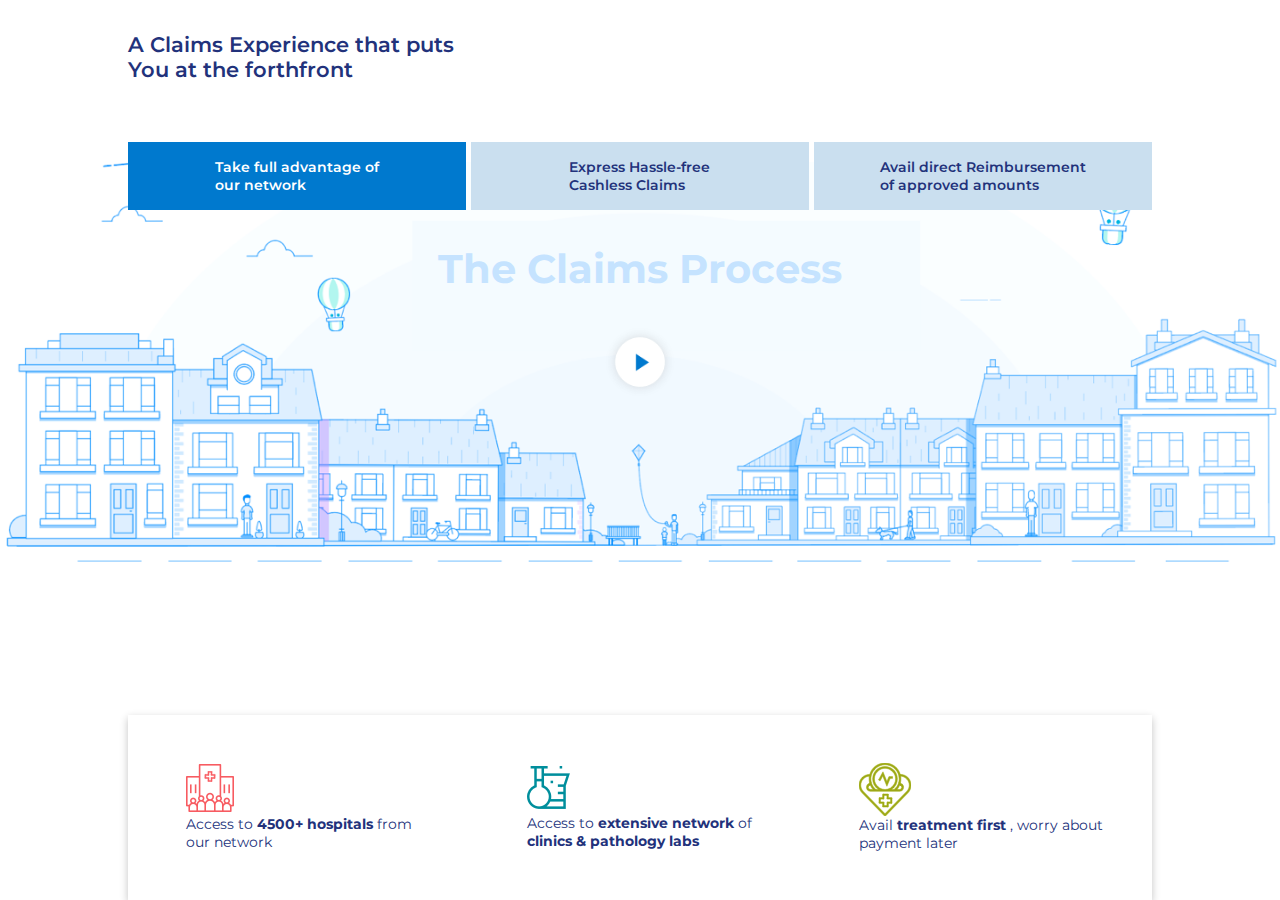
<file: assignment 3/index.html>
<!DOCTYPE html>
<html lang="en">
<head>
    <!-- meta tags -->
    <meta charset="UTF-8">
    <meta name="viewport" content="width=device-width, initial-scale=1.0">

    <title>Task - 3</title>

    <!-- Font family link  -->
    <link rel="stylesheet" href="./fontFamily.css">

    <!-- Styling Link  -->
    <link rel="stylesheet" href="./index.css">

</head>
<body>
    <!-- sticky content -->
    <header class="header-container">
        <p>A Claims Experience that puts<br/>
        You at the forthfront</p>
    </header>

    <!-- relative block -->
    <main>
        <!-- background image -->
        <img src="./img/center-img.png" alt="background img" width="100%">

        <!-- grid section 1 & absolute content -->
        <section class="main-container-1">
            <div>
                <p>Take full advantage of<br/>our network</p>
            </div>
            <div>
                <p>Express Hassle-free<br/>Cashless Claims</p>
            </div>
            <div>
                <p>Avail direct Reimbursement<br/>of approved amounts</p>
            </div>
        </section>

        <!-- center text & absolute content -->
        <section class="bold-txt">
            <h1>The Claims Process</h1>
        </section>

        <!-- play button image & absolute content -->
        <section class="center">
            <img src="./img/play-img.png" alt="play img">
        </section>

        <!-- grid section 2 -->
        <section class="main-container-2">
            <!-- fixed container -->
            <div class="div-container">
                <div>
                    <img src="./img/img-1.png" alt="hospitals">
                    <p>Access to <span>4500+ hospitals </span>from<br/>our network</p>
                </div>
                <div>
                    <img src="./img/img-2.png" alt="labs">
                    <p>Access to <span>extensive network </span>of<br/><span>clinics & pathology labs </span></p>
                </div>
                <div>
                    <img src="./img/img-3.png" alt="treatment">
                    <p>Avail <span>treatment first </span>, worry about<br/>payment later</p>
                </div>
            </div>
        </section>
    </main>
</body>
</html>
</file>
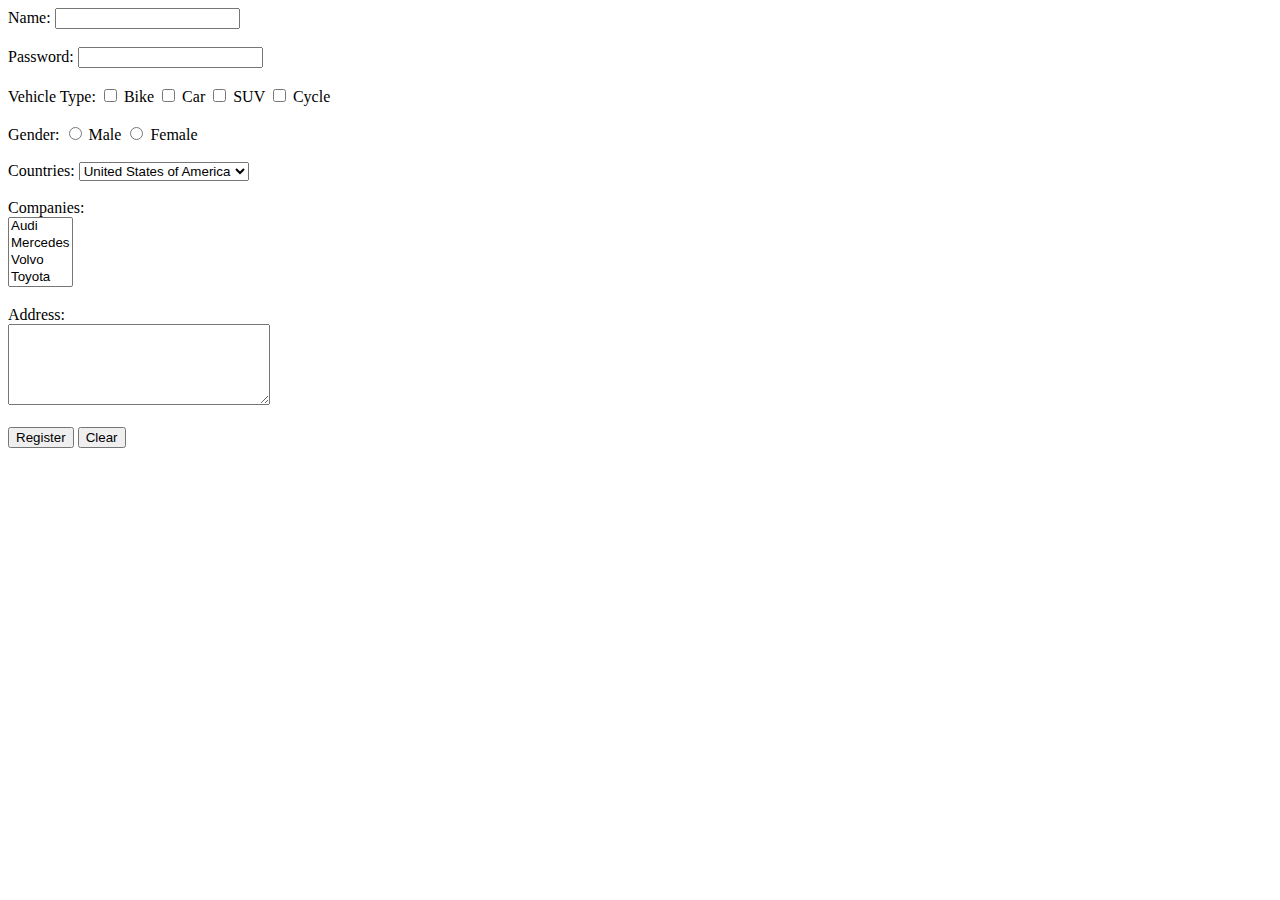
<file: assignment 1/form.html>
<!DOCTYPE html>
<html lang="en">
<head>
    <title>Form</title>
</head>
<body>
    <form action="#" target="_blank">
        <label for="name">Name: </label>
        <input type="text" id="name"><br><br>

        <label for="password">Password: </label>
        <input type="password" id="password"><br><br>

        <label for="v-type">Vehicle Type: </label>
        <input type="checkbox" id="v-type"> Bike
        <input type="checkbox" id="v-type"> Car
        <input type="checkbox" id="v-type"> SUV
        <input type="checkbox" id="v-type"> Cycle<br><br>

        <label for="gender">Gender: </label>
        <input type="radio" id="gender" name="gender"> Male
        <input type="radio" id="gender" name="gender"> Female<br><br>

        <label for="countries">Countries: </label>
        <select>
        <option value="1">United States of America</option>
        <option value="2">India</option>
        </select><br><br>

        <label for="companies">Companies: </label><br>
        <select multiple id="companies">
            <option value="1">Audi</option>
            <option value="2">Mercedes</option>
            <option value="3">Volvo</option>
            <option value="4">Toyota</option>
        </select><br><br>

        <label for="address">Address: </label><br>
        <textarea id="address" cols="30" rows="5"></textarea><br><br>
        
        <button type="submit">Register</button>
        <button type="reset">Clear</button>
    </form>
</body>
</html>
</file>
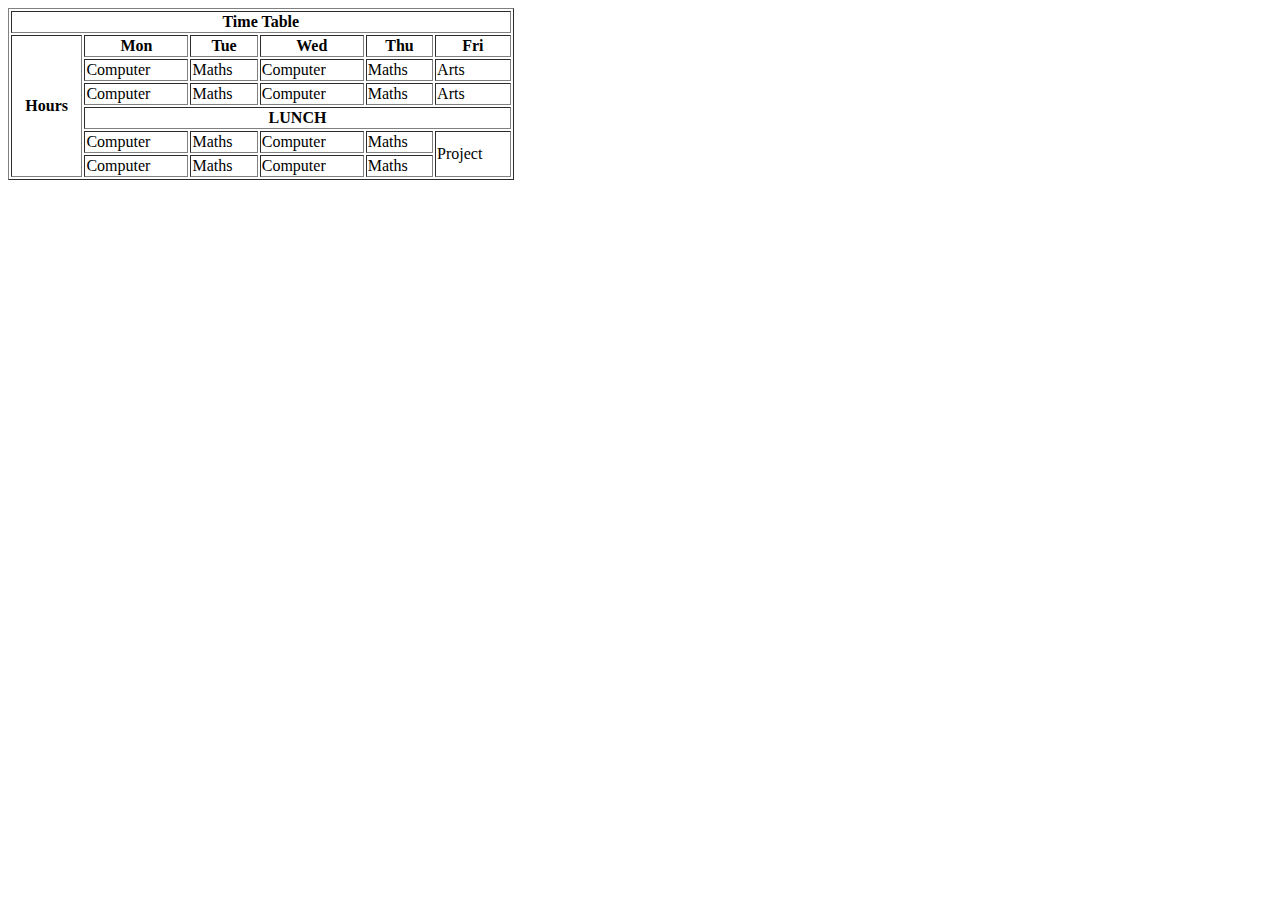
<file: assignment 1/table.html>
<!DOCTYPE html>
<html lang="en">
<head>
    <title>Table</title>
</head>
<body>
    <table border="1" width="40%">
        <thead>
            <tr>
                <th colspan="9">Time Table</th>
            </tr>
        </thead>
        <tbody>
            <tr>
                <th rowspan="6">Hours</th>
                <th>Mon</th>
                <th>Tue</th>
                <th>Wed</th>
                <th>Thu</th>
                <th>Fri</th>
            </tr>
            <tr>
                <td>Computer</td>
                <td>Maths</td>
                <td>Computer</td>
                <td>Maths</td>
                <td>Arts</td>
            </tr>
            <tr>
                <td>Computer</td>
                <td>Maths</td>
                <td>Computer</td>
                <td>Maths</td>
                <td>Arts</td>
            </tr>
            <tr>
                <th colspan="5">LUNCH</th>
            </tr>
            <tr>
                <td>Computer</td>
                <td>Maths</td>
                <td>Computer</td>
                <td>Maths</td>
                <td rowspan="2">Project</td>
            </tr>
            <tr>
                <td>Computer</td>
                <td>Maths</td>
                <td>Computer</td>
                <td>Maths</td>
            </tr>
        </tbody>
    </table>
</body>
</html>
</file>
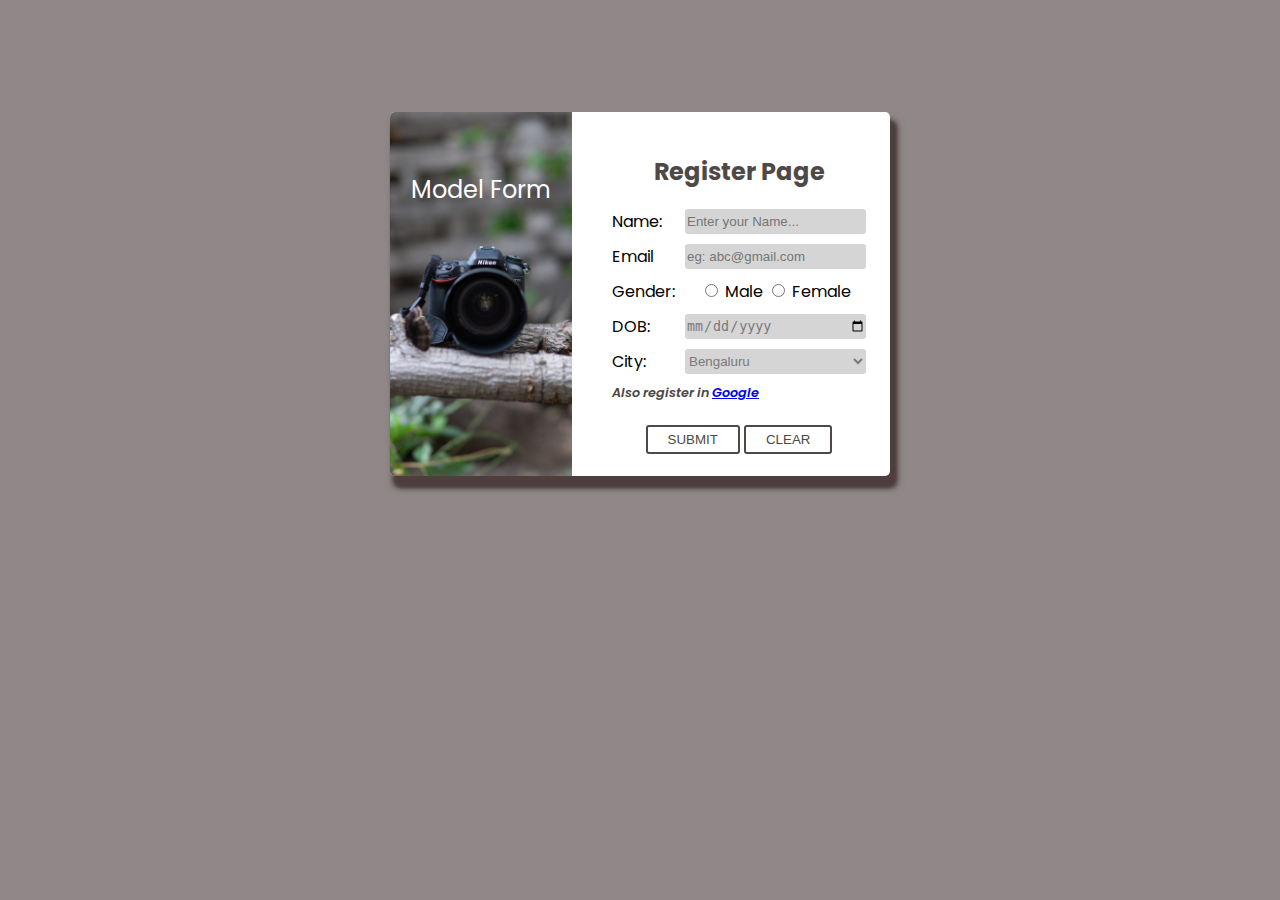
<file: assignment 2/tabindex.html>
<!DOCTYPE html>
<html lang="en">
<head>
    <!-- Meta tags -->
    <meta charset="UTF-8" />
    <meta name="author" content="ajay" />
    <meta name="viewport" content="width=device-width, initial-scale=1.0" />

    <title>Document</title>

    <!-- Font family cdn -->
    <link rel="preconnect" href="https://fonts.googleapis.com" />
    <link rel="preconnect" href="https://fonts.gstatic.com" crossorigin />
    <link href="https://fonts.googleapis.com/css2?family=Nunito+Sans:ital,wght@0,200;1,200;1,300&family=Poppins&display=swap" rel="stylesheet" />

    <!-- Css link -->
    <link rel="stylesheet" href="./tabindex.css" />
</head>
<body>
    <center>
        <!-- parnet container  -->
        <div class="container">
            <!-- sub container 1 -->
            <div class="sub-container1">
                <p>Model Form</p>
            </div>
            <!-- sub container 2 -->
            <div class="sub-container2">
                <h2>Register Page</h2>

                <!-- FORM -->

                <form action="#" target="_blank">
                    <!-- Form container  -->
                    <div class="input-container">
                        <!-- Text input  -->
                        <label for="name">Name:</label>
                        <input type="text" id="name" name="name" placeholder="Enter your Name..." autofocus />
                        <!-- Email input  -->
                        <label for="email">Email</label>
                        <input type="email" id="email" name="email" placeholder="eg: abc@gmail.com" tabindex="1" />
                        <!-- Radio input  -->
                        <label for="gender">Gender: </label>
                        <div>
                            <input type="radio" name="gender" id="male" tabindex="2" style="accent-color: #4e4846;" /> Male
                            <input type="radio" name="gender" id="female" tabindex="3" style="accent-color: #4e4846;" /> Female
                        </div>
                        <!-- DOB input  -->
                        <label for="date">DOB: </label>
                        <input type="date" name="date" id="date" tabindex="4" />
                        <!-- Select input  -->
                        <label for="city">City: </label>
                        <select name="city" id="city">
                            <optgroup label="Main Cities">
                                <option value="1">Bengaluru</option>
                            </optgroup>
                            <optgroup label="Sub Cities">
                                <option value="2">Mysore</option>
                            </optgroup>
                        </select>
                    </div>

                    <span>Also register in <a href="./resume.html" target="_blank">Google</a></span><br />

                    <!-- Buttons -->
                    <button type="submit">SUBMIT</button>
                    <button type="reset">CLEAR</button>
                </form>
            </div>
        </div>
    </center>
</body>
</html>
</file>
<file: assignment 3/fontFamily.css>
/* Font family url  */
@import url('https://fonts.googleapis.com/css2?family=Montserrat:wght@100;200;300;400;500;600;700;800;900&display=swap');

*{
    font-family: 'Montserrat', sans-serif;
}
</file>
<file: assignment 3/index.css>
/* universal style */

*{
    box-sizing: border-box;
    padding: 0;
    margin: 0;
}

/* top content */

.header-container{
    position: sticky;
    top: 0;
    z-index: 1;
    background-color: #fff;
}

.header-container>p{
    margin: 2rem 8rem 5rem 8rem;
    font-weight: 600;
    font-size: 1.3rem;
    color: #22327b;
}

/* main grid */

main{
    position: relative;
}

.main-container-1{
    position: absolute;
    top: -20px;
    display: grid;
    grid-template-columns: 1fr 1fr 1fr;
    grid-column-gap: .3rem;
    width: 100%;
    padding: 0 8rem;
}

.main-container-1>div:nth-child(1){
    background-color: #0079ce;
    color: #fff;
}

.main-container-1>div{
    background-color: #cadfef;
    color: #22327b;
    display: grid;
    justify-content: center;
    align-items: center;
    padding: 1rem 0;
}

.main-container-1>div>p{
    font-weight: 600;
    font-size: .9rem;
}

/* centered text */

.bold-txt{
    position: absolute;
    top: 20%;
    width: 100%;
    text-align: center;
}

.bold-txt>h1{
    color: #c5e3ff;
    font-size: 2.5rem;
    font-weight: 700;
}

/* play image  */

.center{
    position: absolute;
    top: 40%;
    width: 100%;
    text-align: center;
}

.center>img{
    width: 70px;
    margin-bottom: 23%;
    cursor: pointer;
}

/* footer grid  */

.main-container-2{
    position: fixed;
    bottom: 0;
    padding: 0rem 8rem;
    width: 100%;
}

.div-container{
    display: grid;
    grid-template-columns: 1fr 1fr 1fr;
    box-shadow: rgba(0, 0, 0, 0.24) 0px 3px 8px;
}

.div-container>div{
    color: #22327b;
    padding: 3rem 0;
    background-color: #fff;
    display: grid;
    justify-content: center;
    align-items: center;
    font-size: .9rem;
}

.div-container>div>p{
    font-weight: 400;
}

.div-container>div>p>span{
    font-weight: 700;
}
</file>
<file: assignment 2/tabindex.css>
/* Page Styling */

body{
    background-color: #6d6262c1;
    font-family: 'Nunito Sans', sans-serif;
    font-family: 'Poppins', sans-serif;
}

.container{
    margin-top: 7rem;
    width: 500px;
    display: flex;
    justify-content: center;
    align-items: center;
    gap: 1rem;
    background-color: #fff;
    border-radius: 5px;
    box-shadow: 5px 10px 5px rgb(79, 62, 62),5px 10px 5px rgb(79, 62, 62), 5px 10px 10px rgb(79, 62, 62), 5px 10px 5px rgb(79, 62, 62);
}

.sub-container1{
    background-image: url('./img/img1.jpg');
    background-position:center;
    background-repeat: no-repeat;
    background-size: cover;
    height: 300px;
    width: 100%;
    border-top-left-radius: 5px;
    border-bottom-left-radius: 5px;
    position: relative;
    padding: 2rem 0rem;
}

.sub-container1>p{
    color: white;
    position: absolute;
    top: 10%;
    width: 100%;
    font-size: 1.5rem;
}

.sub-container2{
    padding: 0rem 1.5rem;
}

.sub-container2>h2{
    color: #4e4846;
}

.input-container{
    display: grid;
    grid-template-columns: 1fr 1fr;
    grid-gap: 10px;
    margin-bottom: 10px;
}

.input-container>label{
    justify-self: flex-start;
}

.input-container>input, select{
    color: rgb(121, 121, 121);
    background-color: rgba(122, 122, 122, 0.315);
    border: none;
    outline: none;
    border-radius: 3px;
}

form>span{
    float: left;
    color: #4e4846;
    font-size: 0.8rem;
    font-style: italic;
    font-weight: 600;
}

button{
    cursor: pointer;
    border:2px solid #4e4846;
    border-radius: 3px;
    color: #4e4846;
    background-color: white;
    padding: 5px 20px;
    margin-top: 1rem;
}

button:hover{
    transition: .5s;
    background-color: #4e4846;
    color: #fff;
}
</file>
